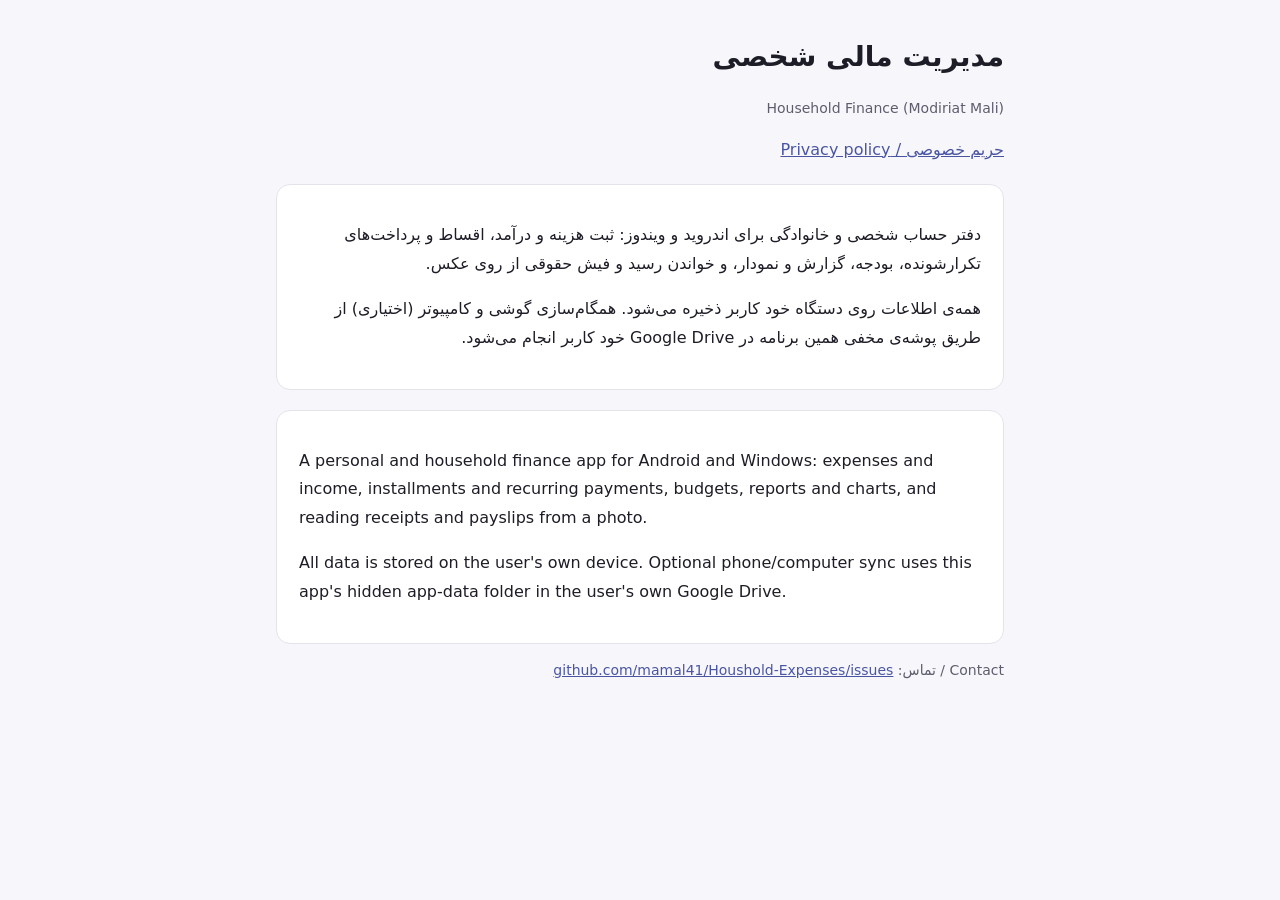
<file: docs/index.html>
<!doctype html>
<html lang="fa" dir="rtl">
<head>
<meta charset="utf-8">
<meta name="viewport" content="width=device-width,initial-scale=1">
<title>مدیریت مالی شخصی | Household Finance</title>
<link rel="stylesheet" href="style.css">
</head>
<body>
<main>
<h1>مدیریت مالی شخصی</h1>
<p class="muted">Household Finance (Modiriat Mali)</p>
<nav><a href="privacy.html">حریم خصوصی / Privacy policy</a></nav>

<section>
<p>دفتر حساب شخصی و خانوادگی برای اندروید و ویندوز: ثبت هزینه و درآمد، اقساط و پرداخت‌های تکرارشونده، بودجه، گزارش و نمودار، و خواندن رسید و فیش حقوقی از روی عکس.</p>
<p>همه‌ی اطلاعات روی دستگاه خود کاربر ذخیره می‌شود. همگام‌سازی گوشی و کامپیوتر (اختیاری) از طریق پوشه‌ی مخفی همین برنامه در Google Drive خود کاربر انجام می‌شود.</p>
</section>

<section dir="ltr">
<p>A personal and household finance app for Android and Windows: expenses and income, installments and recurring payments, budgets, reports and charts, and reading receipts and payslips from a photo.</p>
<p>All data is stored on the user's own device. Optional phone/computer sync uses this app's hidden app-data folder in the user's own Google Drive.</p>
</section>

<p class="muted">Contact / تماس: <a href="https://github.com/mamal41/Houshold-Expenses/issues">github.com/mamal41/Houshold-Expenses/issues</a></p>
</main>
</body>
</html>
</file>
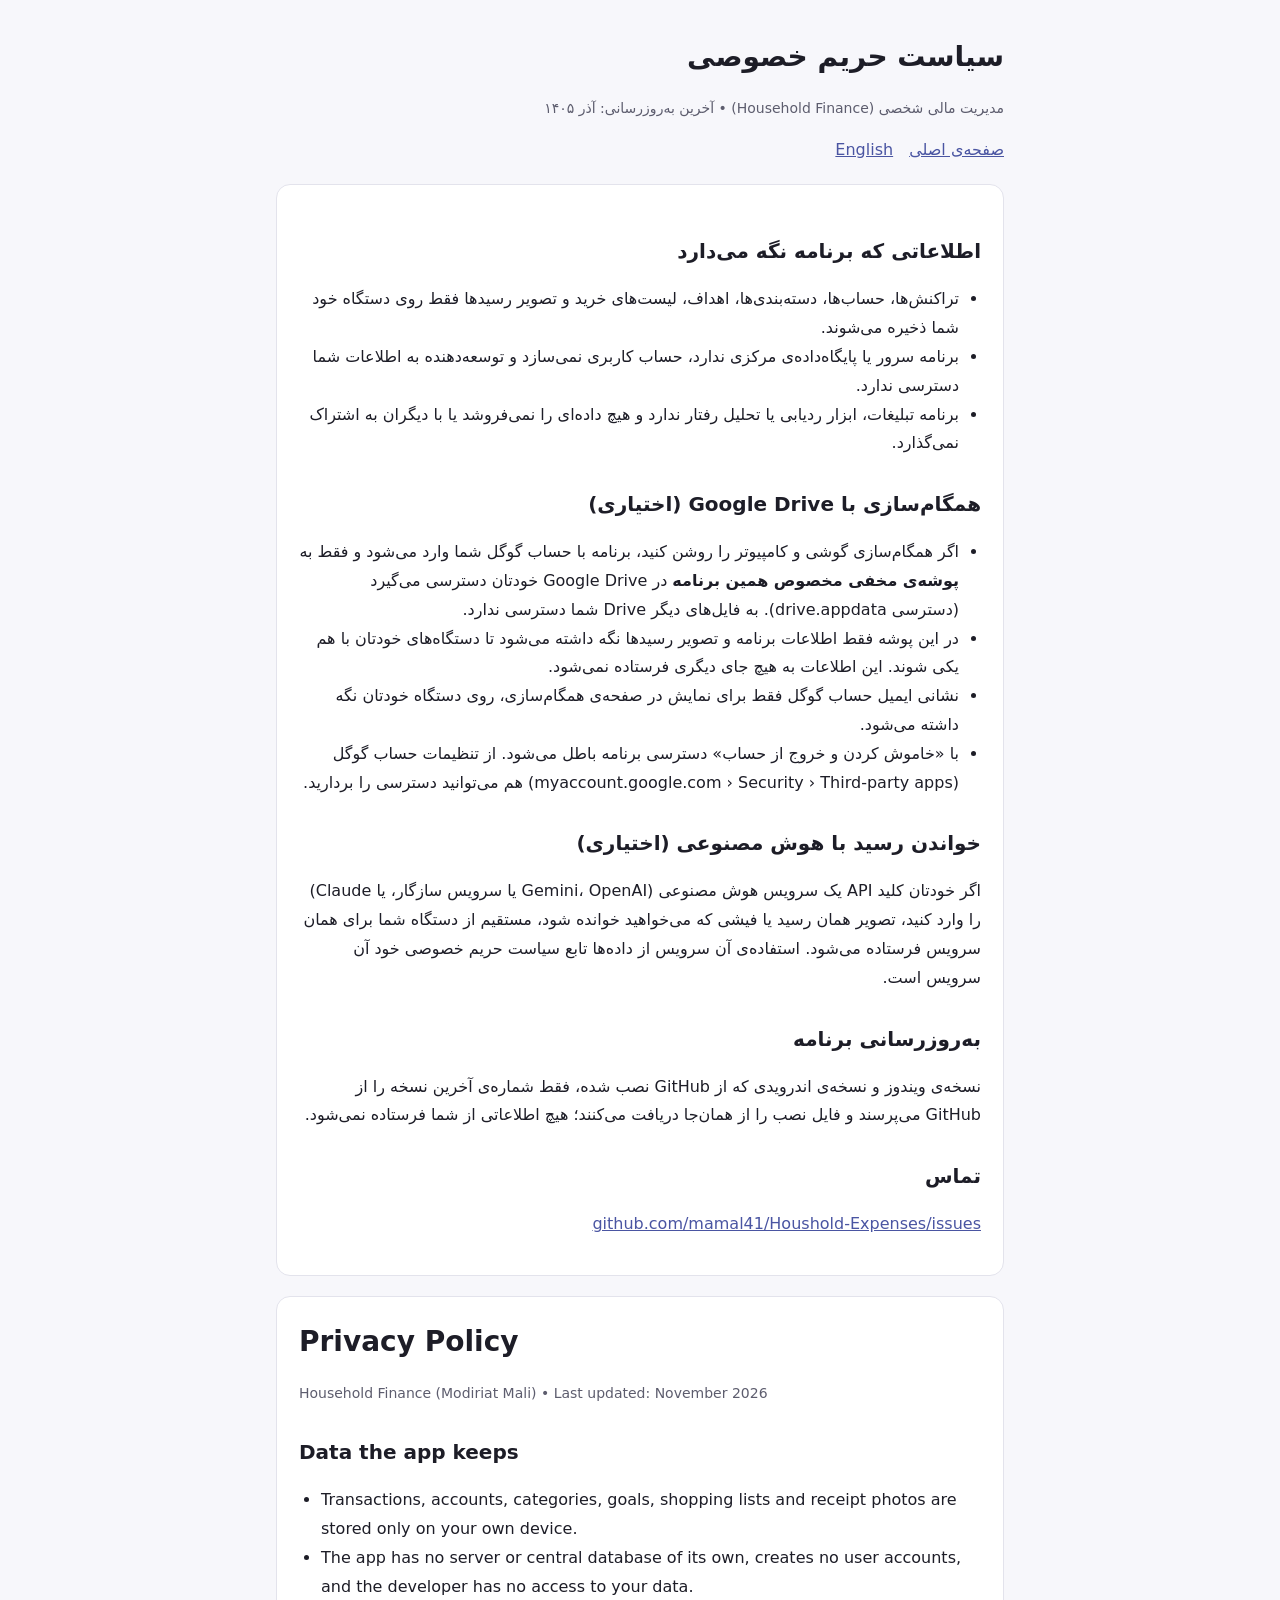
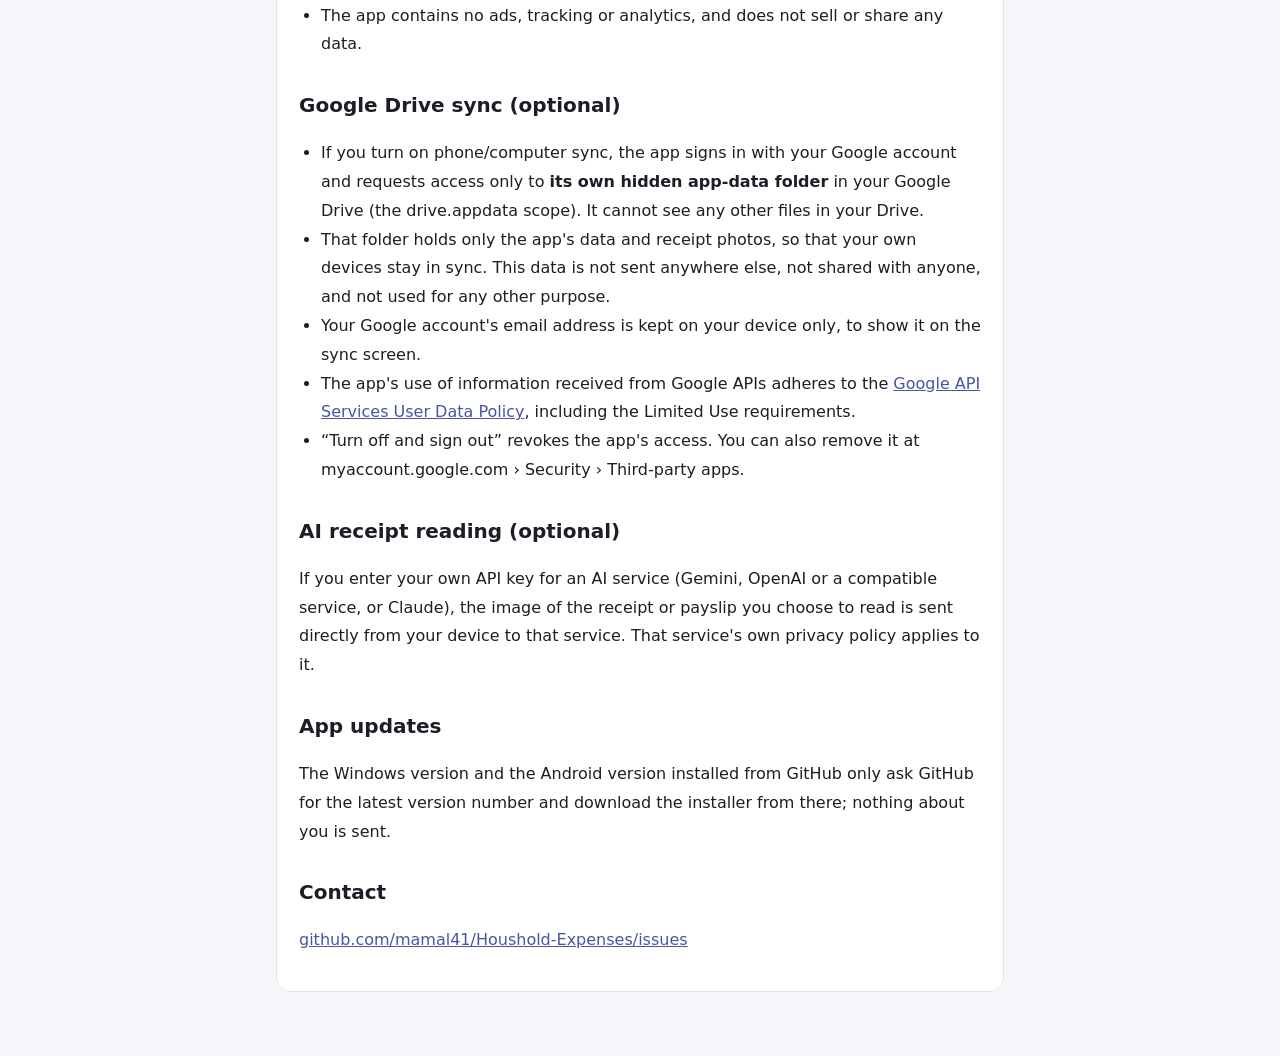
<file: docs/privacy.html>
<!doctype html>
<html lang="fa" dir="rtl">
<head>
<meta charset="utf-8">
<meta name="viewport" content="width=device-width,initial-scale=1">
<title>حریم خصوصی | Privacy Policy</title>
<link rel="stylesheet" href="style.css">
</head>
<body>
<main>
<h1>سیاست حریم خصوصی</h1>
<p class="muted">مدیریت مالی شخصی (Household Finance) • آخرین به‌روزرسانی: آذر ۱۴۰۵</p>
<nav><a href="index.html">صفحه‌ی اصلی</a><a href="#en">English</a></nav>

<section>
<h2>اطلاعاتی که برنامه نگه می‌دارد</h2>
<ul>
<li>تراکنش‌ها، حساب‌ها، دسته‌بندی‌ها، اهداف، لیست‌های خرید و تصویر رسیدها فقط روی دستگاه خود شما ذخیره می‌شوند.</li>
<li>برنامه سرور یا پایگاه‌داده‌ی مرکزی ندارد، حساب کاربری نمی‌سازد و توسعه‌دهنده به اطلاعات شما دسترسی ندارد.</li>
<li>برنامه تبلیغات، ابزار ردیابی یا تحلیل رفتار ندارد و هیچ داده‌ای را نمی‌فروشد یا با دیگران به اشتراک نمی‌گذارد.</li>
</ul>

<h2>همگام‌سازی با Google Drive (اختیاری)</h2>
<ul>
<li>اگر همگام‌سازی گوشی و کامپیوتر را روشن کنید، برنامه با حساب گوگل شما وارد می‌شود و فقط به <b>پوشه‌ی مخفی مخصوص همین برنامه</b> در Google Drive خودتان دسترسی می‌گیرد (دسترسی drive.appdata). به فایل‌های دیگر Drive شما دسترسی ندارد.</li>
<li>در این پوشه فقط اطلاعات برنامه و تصویر رسیدها نگه داشته می‌شود تا دستگاه‌های خودتان با هم یکی شوند. این اطلاعات به هیچ جای دیگری فرستاده نمی‌شود.</li>
<li>نشانی ایمیل حساب گوگل فقط برای نمایش در صفحه‌ی همگام‌سازی، روی دستگاه خودتان نگه داشته می‌شود.</li>
<li>با «خاموش کردن و خروج از حساب» دسترسی برنامه باطل می‌شود. از تنظیمات حساب گوگل (myaccount.google.com › Security › Third-party apps) هم می‌توانید دسترسی را بردارید.</li>
</ul>

<h2>خواندن رسید با هوش مصنوعی (اختیاری)</h2>
<p>اگر خودتان کلید API یک سرویس هوش مصنوعی (Gemini، OpenAI یا سرویس سازگار، یا Claude) را وارد کنید، تصویر همان رسید یا فیشی که می‌خواهید خوانده شود، مستقیم از دستگاه شما برای همان سرویس فرستاده می‌شود. استفاده‌ی آن سرویس از داده‌ها تابع سیاست حریم خصوصی خود آن سرویس است.</p>

<h2>به‌روزرسانی برنامه</h2>
<p>نسخه‌ی ویندوز و نسخه‌ی اندرویدی که از GitHub نصب شده، فقط شماره‌ی آخرین نسخه را از GitHub می‌پرسند و فایل نصب را از همان‌جا دریافت می‌کنند؛ هیچ اطلاعاتی از شما فرستاده نمی‌شود.</p>

<h2>تماس</h2>
<p><a href="https://github.com/mamal41/Houshold-Expenses/issues">github.com/mamal41/Houshold-Expenses/issues</a></p>
</section>

<section id="en" dir="ltr" lang="en">
<h1>Privacy Policy</h1>
<p class="muted">Household Finance (Modiriat Mali) • Last updated: November 2026</p>

<h2>Data the app keeps</h2>
<ul>
<li>Transactions, accounts, categories, goals, shopping lists and receipt photos are stored only on your own device.</li>
<li>The app has no server or central database of its own, creates no user accounts, and the developer has no access to your data.</li>
<li>The app contains no ads, tracking or analytics, and does not sell or share any data.</li>
</ul>

<h2>Google Drive sync (optional)</h2>
<ul>
<li>If you turn on phone/computer sync, the app signs in with your Google account and requests access only to <b>its own hidden app-data folder</b> in your Google Drive (the drive.appdata scope). It cannot see any other files in your Drive.</li>
<li>That folder holds only the app's data and receipt photos, so that your own devices stay in sync. This data is not sent anywhere else, not shared with anyone, and not used for any other purpose.</li>
<li>Your Google account's email address is kept on your device only, to show it on the sync screen.</li>
<li>The app's use of information received from Google APIs adheres to the <a href="https://developers.google.com/terms/api-services-user-data-policy">Google API Services User Data Policy</a>, including the Limited Use requirements.</li>
<li>“Turn off and sign out” revokes the app's access. You can also remove it at myaccount.google.com › Security › Third-party apps.</li>
</ul>

<h2>AI receipt reading (optional)</h2>
<p>If you enter your own API key for an AI service (Gemini, OpenAI or a compatible service, or Claude), the image of the receipt or payslip you choose to read is sent directly from your device to that service. That service's own privacy policy applies to it.</p>

<h2>App updates</h2>
<p>The Windows version and the Android version installed from GitHub only ask GitHub for the latest version number and download the installer from there; nothing about you is sent.</p>

<h2>Contact</h2>
<p><a href="https://github.com/mamal41/Houshold-Expenses/issues">github.com/mamal41/Houshold-Expenses/issues</a></p>
</section>
</main>
</body>
</html>
</file>
<file: docs/style.css>
:root{--bg:#f7f7fb;--fg:#1d1d27;--muted:#5d5d6e;--card:#fff;--accent:#4a55a2;--line:#e3e3ec}
@media (prefers-color-scheme:dark){:root{--bg:#14141b;--fg:#ececf3;--muted:#a3a3b5;--card:#1e1e28;--accent:#aab3ff;--line:#2e2e3b}}
*{box-sizing:border-box}
body{margin:0;background:var(--bg);color:var(--fg);font:16px/1.8 Tahoma,"Segoe UI",system-ui,sans-serif}
main{max-width:760px;margin:0 auto;padding:32px 16px 64px}
h1{font-size:28px;margin:0 0 4px}h2{font-size:20px;margin:28px 0 8px}
p,li{color:var(--fg)}.muted{color:var(--muted);font-size:14px}
section{background:var(--card);border:1px solid var(--line);border-radius:14px;padding:20px 22px;margin-top:20px}
a{color:var(--accent)}ul{padding-inline-start:22px}
[dir=ltr]{text-align:left}
nav{display:flex;gap:16px;flex-wrap:wrap;margin-top:12px}
</file>
